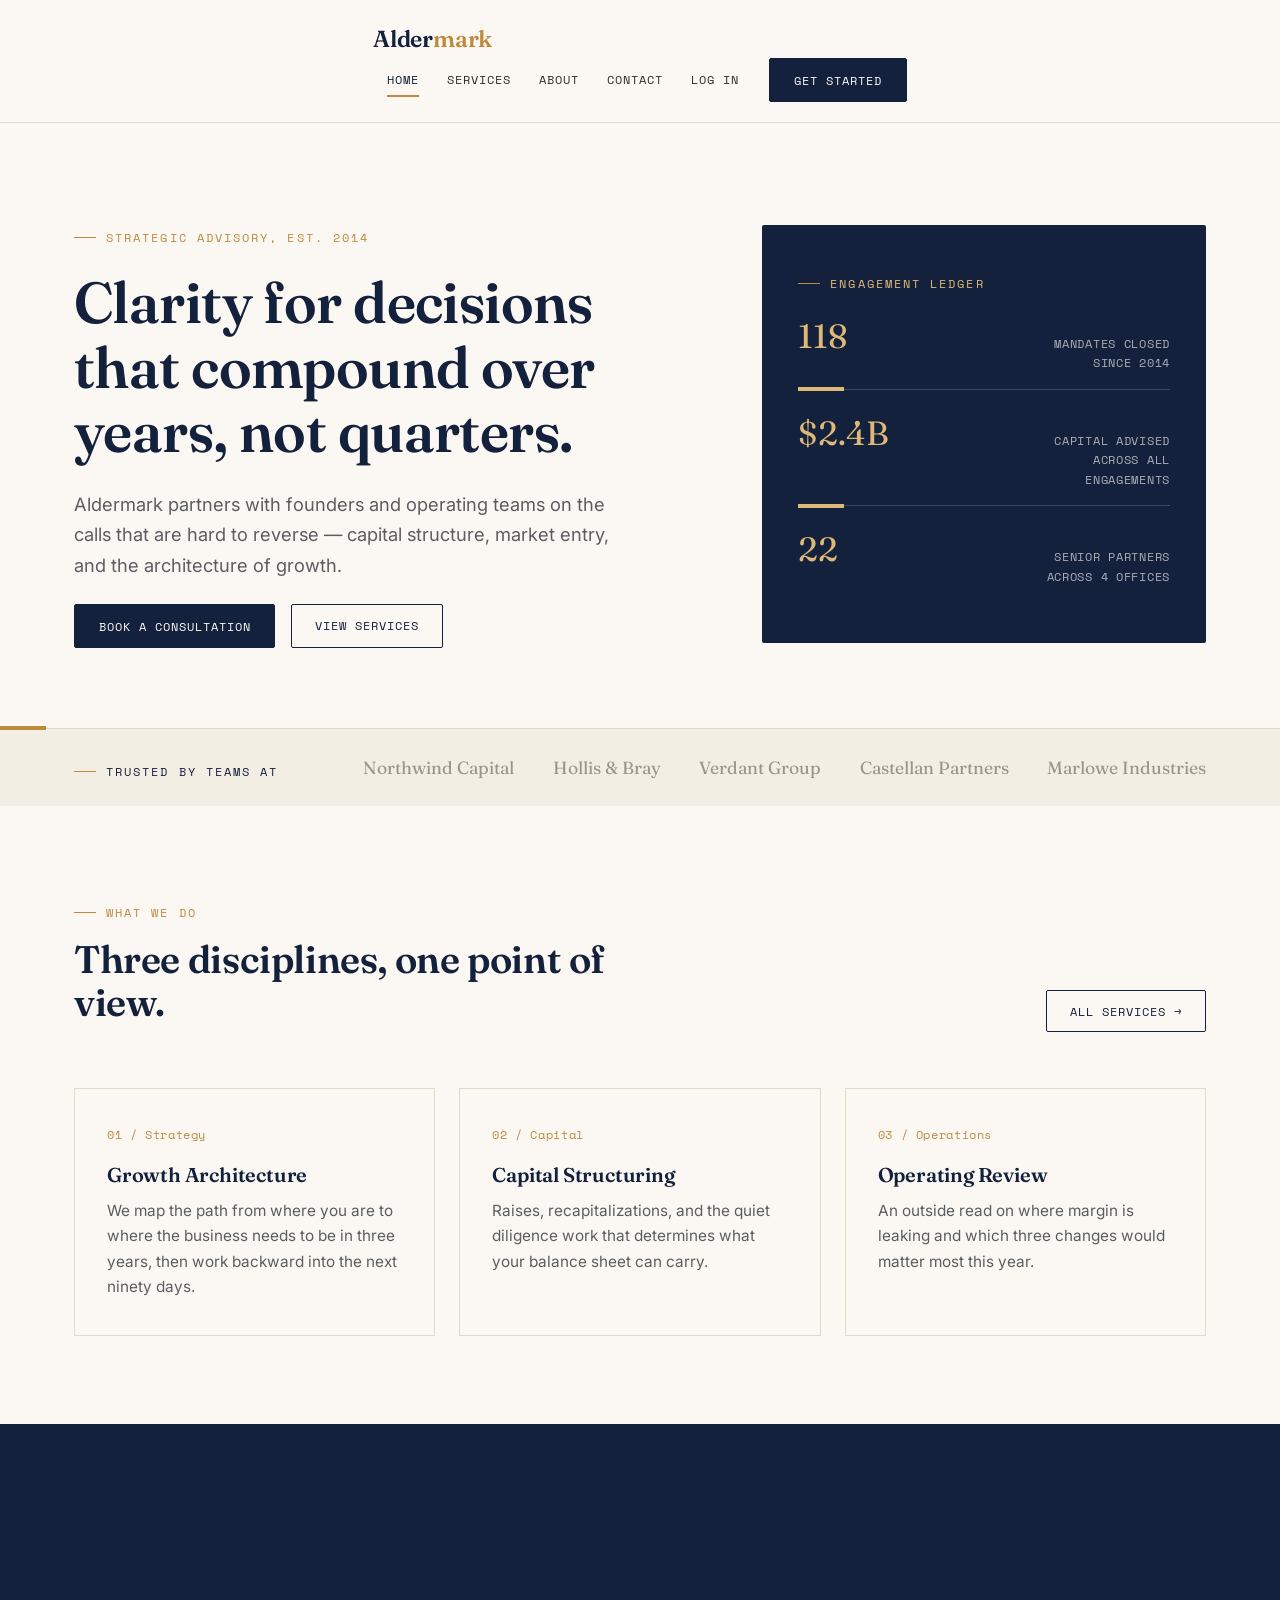
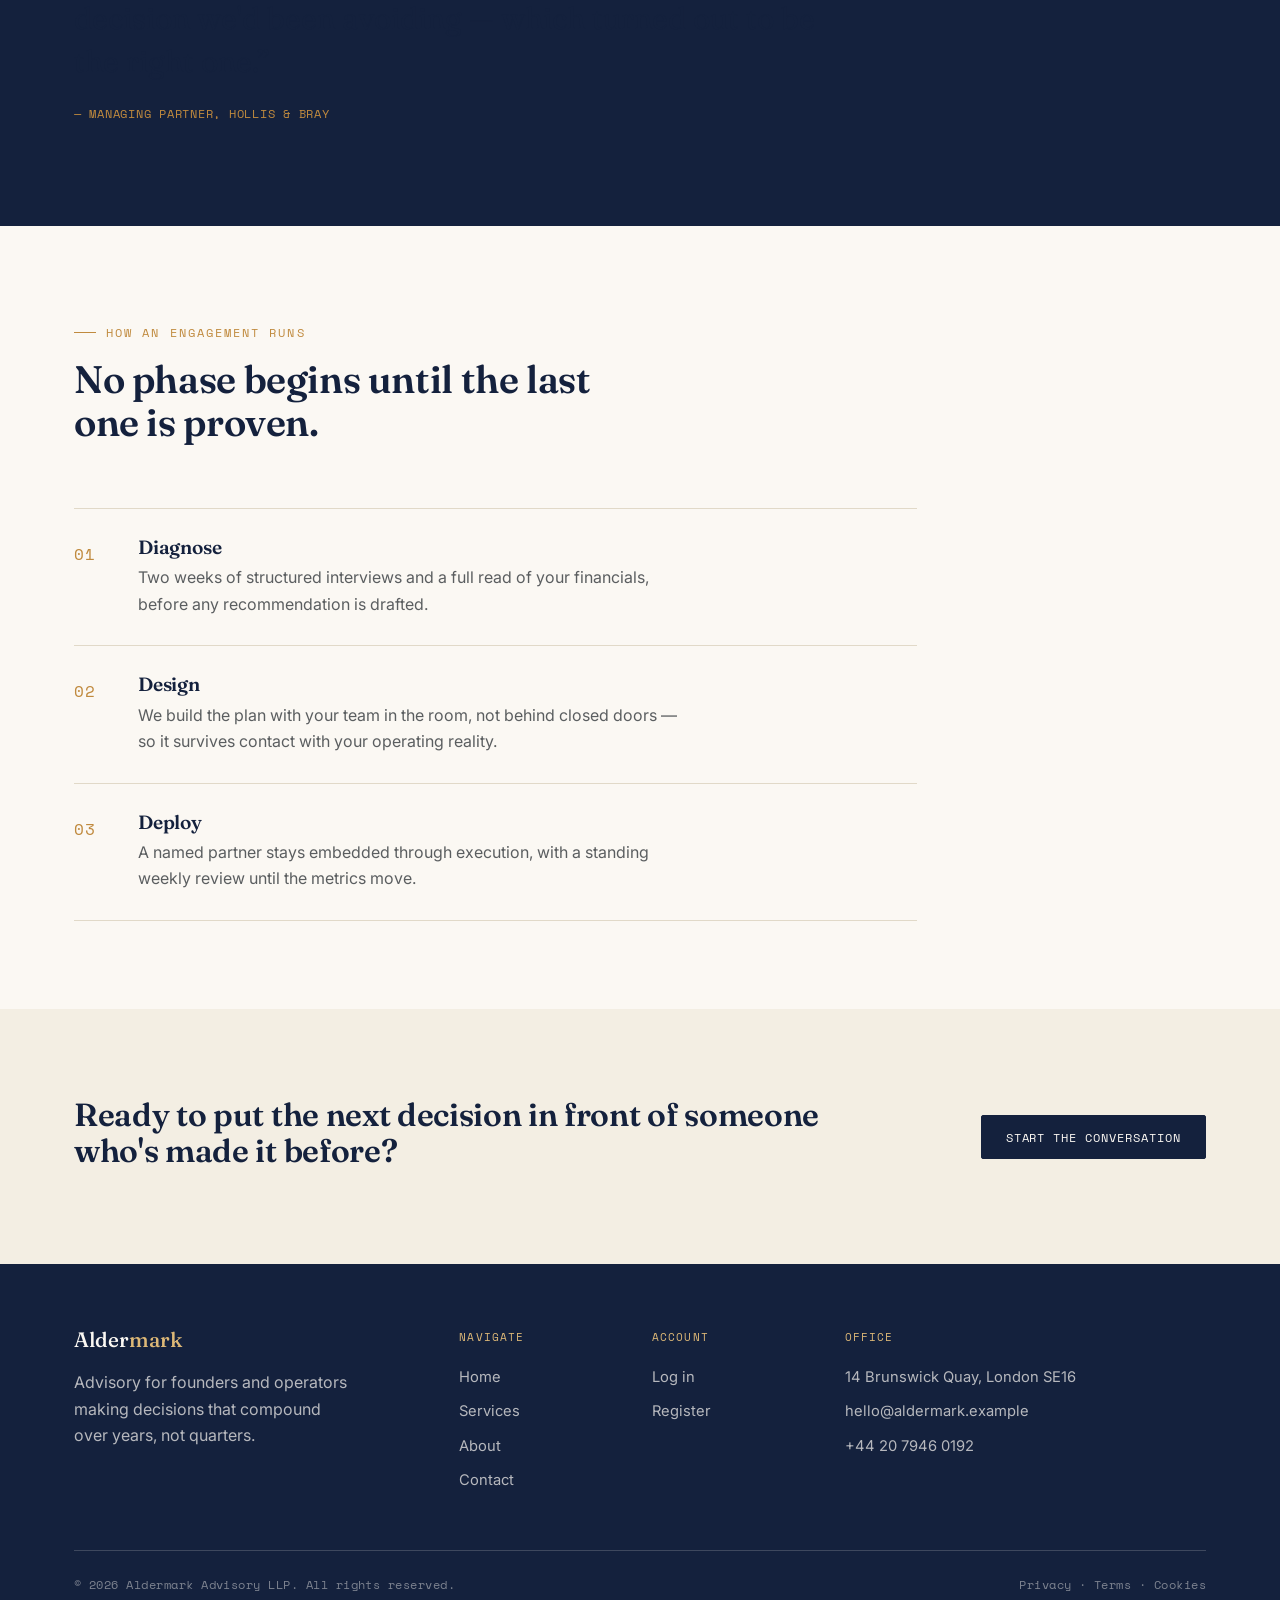
<file: index.html>
<!DOCTYPE html>
<html lang="en">
<head>
<meta charset="UTF-8">
<meta name="viewport" content="width=device-width, initial-scale=1.0">
<title>Aldermark — Advisory for the Long View</title>
<link rel="preconnect" href="https://fonts.googleapis.com">
<link href="https://fonts.googleapis.com/css2?family=Fraunces:opsz,wght@9..144,400;9..144,500;9..144,600;9..144,700&family=Inter:wght@400;500;600&family=Space+Mono:wght@400;700&display=swap" rel="stylesheet">
<link href="https://cdn.jsdelivr.net/npm/bootstrap@5.3.3/dist/css/bootstrap.min.css" rel="stylesheet">
<link href="/style.css" rel="stylesheet">
</head>
<body>

<!-- ============ NAVBAR ============ -->
<nav class="navbar navbar-expand-lg navbar-aldermark sticky-top">
  <div class="container-custom">
    <a class="navbar-brand" href="index.html">Alder<span>mark</span></a>
    <button class="navbar-toggler" type="button" data-bs-toggle="collapse" data-bs-target="#navMenu">
      <span class="navbar-toggler-icon"></span>
    </button>
    <div class="collapse navbar-collapse justify-content-end" id="navMenu">
      <ul class="navbar-nav align-items-lg-center">
        <li class="nav-item"><a class="nav-link active" href="index.html">Home</a></li>
        <li class="nav-item"><a class="nav-link" href="services.html">Services</a></li>
        <li class="nav-item"><a class="nav-link" href="about.html">About</a></li>
        <li class="nav-item"><a class="nav-link" href="contact.html">Contact</a></li>
        <li class="nav-item"><a class="nav-link" href="login.html">Log in</a></li>
        <li class="nav-item ms-lg-3 mt-3 mt-lg-0"><a class="btn-gold" href="register.html">Get Started</a></li>
      </ul>
    </div>
  </div>
</nav>

<!-- ============ HERO ============ -->
<header class="hero">
  <div class="container-custom">
    <div class="row align-items-center g-5">
      <div class="col-lg-7">
        <span class="eyebrow">Strategic Advisory, Est. 2014</span>
        <h1 class="mt-4">Clarity for decisions that compound&nbsp;over years, not quarters.</h1>
        <p class="lede mt-4 mb-4" style="max-width:540px;">Aldermark partners with founders and operating teams on the calls that are hard to reverse — capital structure, market entry, and the architecture of growth.</p>
        <div class="d-flex gap-3 flex-wrap">
          <a href="contact.html" class="btn-gold">Book a Consultation</a>
          <a href="services.html" class="btn-outline-aldermark">View Services</a>
        </div>
      </div>
      <div class="col-lg-5">
        <div class="hero-ledger-card">
          <span class="eyebrow" style="color:var(--gold-soft);">Engagement Ledger</span>
          <div class="stat-row"><span class="num">118</span><span class="label">Mandates closed since 2014</span></div>
          <div class="ledger-rule on-dark"></div>
          <div class="stat-row"><span class="num">$2.4B</span><span class="label">Capital advised across all engagements</span></div>
          <div class="ledger-rule on-dark"></div>
          <div class="stat-row"><span class="num">22</span><span class="label">Senior partners across 4 offices</span></div>
        </div>
      </div>
    </div>
  </div>
</header>

<div class="ledger-rule"></div>

<!-- ============ LOGOS / TRUST STRIP ============ -->
<section class="py-4" style="background:var(--ivory-dim);">
  <div class="container-custom">
    <div class="row align-items-center text-center text-lg-start">
      <div class="col-lg-3 mb-3 mb-lg-0">
        <span class="eyebrow" style="color:var(--ink);">Trusted by teams at</span>
      </div>
      <div class="col-lg-9">
        <div class="d-flex justify-content-between flex-wrap gap-3" style="font-family:var(--font-display);font-size:1.1rem;color:#9A958A;">
          <span>Northwind Capital</span>
          <span>Hollis &amp; Bray</span>
          <span>Verdant Group</span>
          <span>Castellan Partners</span>
          <span>Marlowe Industries</span>
        </div>
      </div>
    </div>
  </div>
</section>

<!-- ============ SERVICES PREVIEW ============ -->
<section class="section">
  <div class="container-custom">
    <div class="row section-head align-items-end">
      <div class="col-lg-7">
        <span class="eyebrow">What We Do</span>
        <h2 class="mt-3">Three disciplines, one point of view.</h2>
      </div>
      <div class="col-lg-5 text-lg-end mt-3 mt-lg-0">
        <a href="services.html" class="btn-outline-aldermark">All Services →</a>
      </div>
    </div>
    <div class="row g-4">
      <div class="col-md-4">
        <div class="card-aldermark">
          <span class="idx">01 / Strategy</span>
          <h3>Growth Architecture</h3>
          <p>We map the path from where you are to where the business needs to be in three years, then work backward into the next ninety days.</p>
        </div>
      </div>
      <div class="col-md-4">
        <div class="card-aldermark">
          <span class="idx">02 / Capital</span>
          <h3>Capital Structuring</h3>
          <p>Raises, recapitalizations, and the quiet diligence work that determines what your balance sheet can carry.</p>
        </div>
      </div>
      <div class="col-md-4">
        <div class="card-aldermark">
          <span class="idx">03 / Operations</span>
          <h3>Operating Review</h3>
          <p>An outside read on where margin is leaking and which three changes would matter most this year.</p>
        </div>
      </div>
    </div>
  </div>
</section>

<!-- ============ QUOTE ============ -->
<section class="section section-dark">
  <div class="container-custom">
    <div class="row">
      <div class="col-lg-9">
        <blockquote class="blockquote-aldermark">
          “Aldermark didn't hand us a deck. They sat with our numbers for six weeks and then told us the one decision we'd been avoiding — which turned out to be the right one.”
          <cite>— Managing Partner, Hollis &amp; Bray</cite>
        </blockquote>
      </div>
    </div>
  </div>
</section>

<!-- ============ PROCESS ============ -->
<section class="section">
  <div class="container-custom">
    <div class="row section-head">
      <div class="col-lg-7">
        <span class="eyebrow">How an Engagement Runs</span>
        <h2 class="mt-3">No phase begins until the last one is proven.</h2>
      </div>
    </div>
    <div class="row">
      <div class="col-lg-9">
        <div class="process-row">
          <span class="idx">01</span>
          <div><h4>Diagnose</h4><p>Two weeks of structured interviews and a full read of your financials, before any recommendation is drafted.</p></div>
        </div>
        <div class="process-row">
          <span class="idx">02</span>
          <div><h4>Design</h4><p>We build the plan with your team in the room, not behind closed doors — so it survives contact with your operating reality.</p></div>
        </div>
        <div class="process-row">
          <span class="idx">03</span>
          <div><h4>Deploy</h4><p>A named partner stays embedded through execution, with a standing weekly review until the metrics move.</p></div>
        </div>
      </div>
    </div>
  </div>
</section>

<!-- ============ CTA ============ -->
<section class="section section-dim">
  <div class="container-custom">
    <div class="row align-items-center g-4">
      <div class="col-lg-8">
        <h2>Ready to put the next decision in front of someone who's made it before?</h2>
      </div>
      <div class="col-lg-4 text-lg-end">
        <a href="contact.html" class="btn-gold">Start the Conversation</a>
      </div>
    </div>
  </div>
</section>

<!-- ============ FOOTER ============ -->
<footer class="footer-aldermark">
  <div class="container-custom">
    <div class="row g-4">
      <div class="col-lg-4">
        <h5>Alder<span style="color:var(--gold-soft);">mark</span></h5>
        <p style="max-width:280px;">Advisory for founders and operators making decisions that compound over years, not quarters.</p>
      </div>
      <div class="col-lg-2 col-6">
        <span class="col-label">Navigate</span>
        <ul>
          <li><a href="index.html">Home</a></li>
          <li><a href="services.html">Services</a></li>
          <li><a href="about.html">About</a></li>
          <li><a href="contact.html">Contact</a></li>
        </ul>
      </div>
      <div class="col-lg-2 col-6">
        <span class="col-label">Account</span>
        <ul>
          <li><a href="login.html">Log in</a></li>
          <li><a href="register.html">Register</a></li>
        </ul>
      </div>
      <div class="col-lg-4">
        <span class="col-label">Office</span>
        <ul>
          <li>14 Brunswick Quay, London SE16</li>
          <li>hello@aldermark.example</li>
          <li>+44 20 7946 0192</li>
        </ul>
      </div>
    </div>
    <div class="footer-bottom">
      <span>© 2026 Aldermark Advisory LLP. All rights reserved.</span>
      <span>Privacy · Terms · Cookies</span>
    </div>
  </div>
</footer>

<script src="https://cdn.jsdelivr.net/npm/bootstrap@5.3.3/dist/js/bootstrap.bundle.min.js"></script>
</body>
</html>
</file>
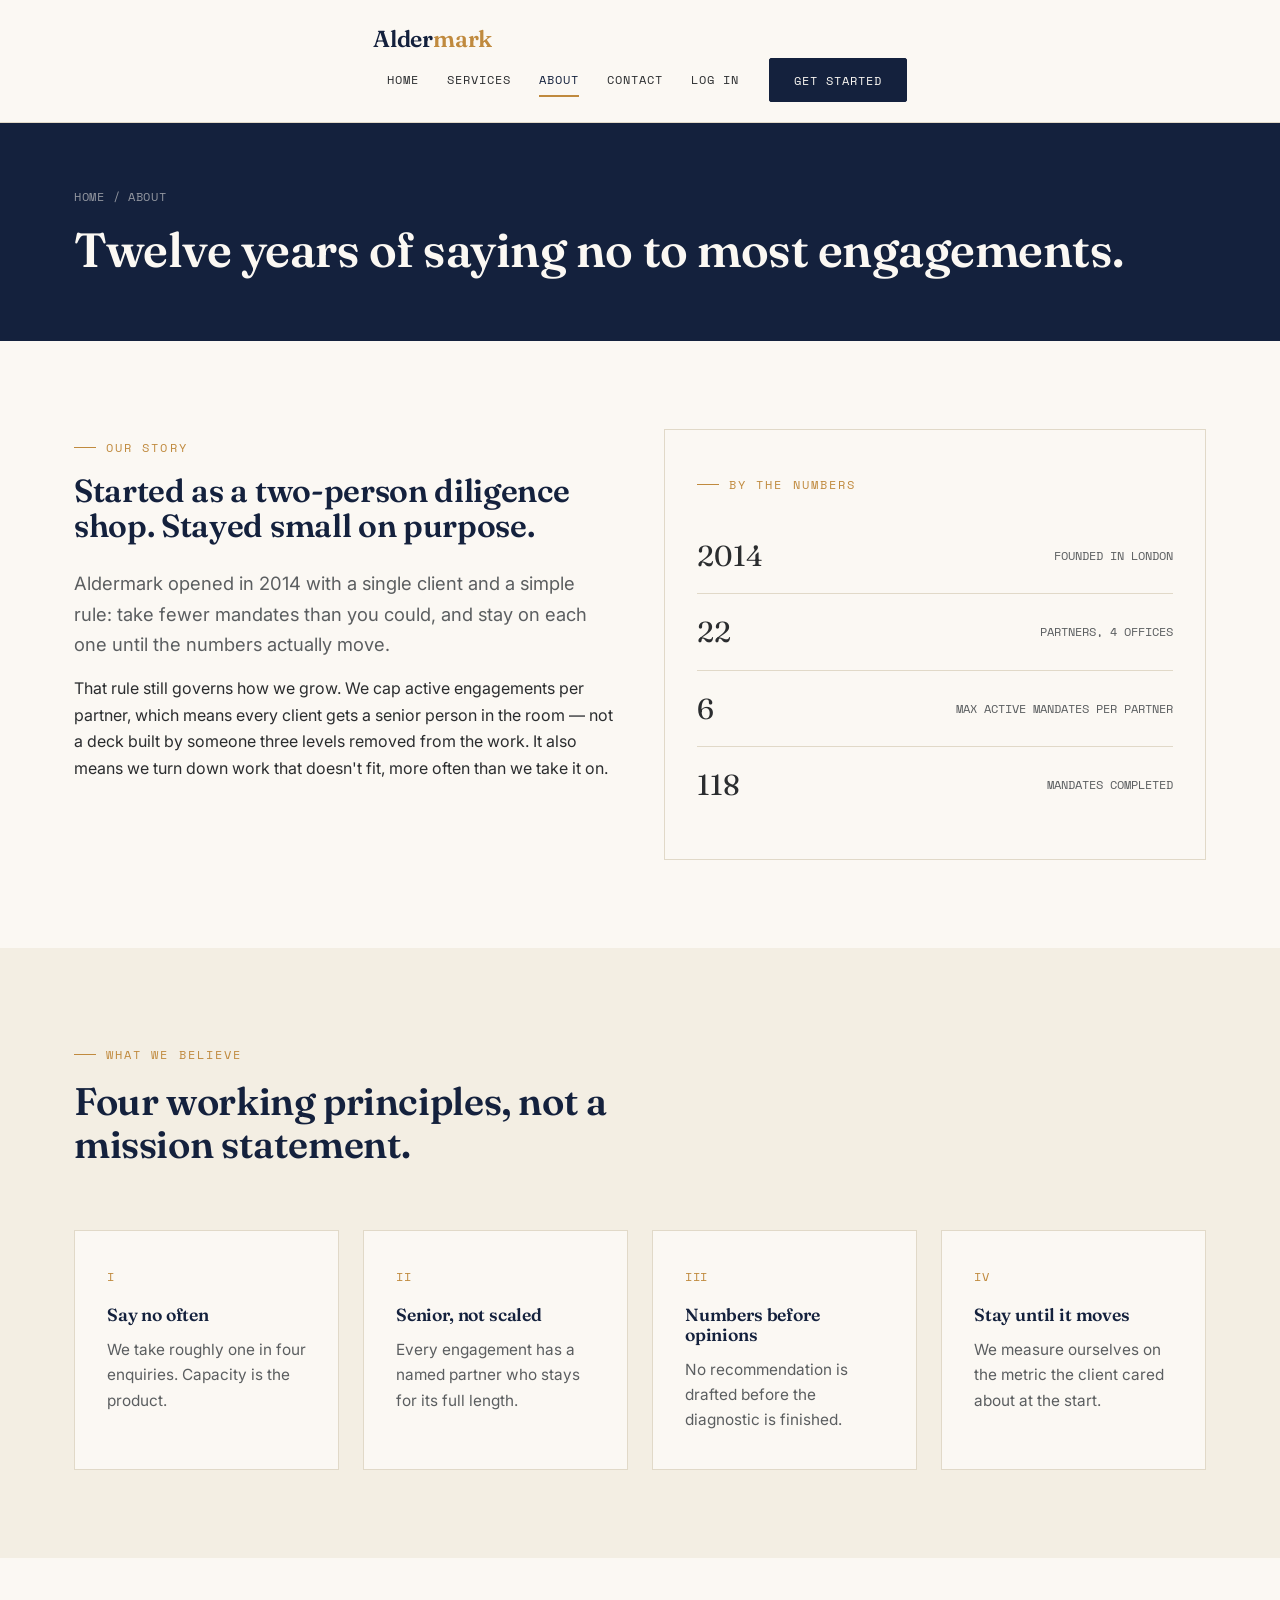
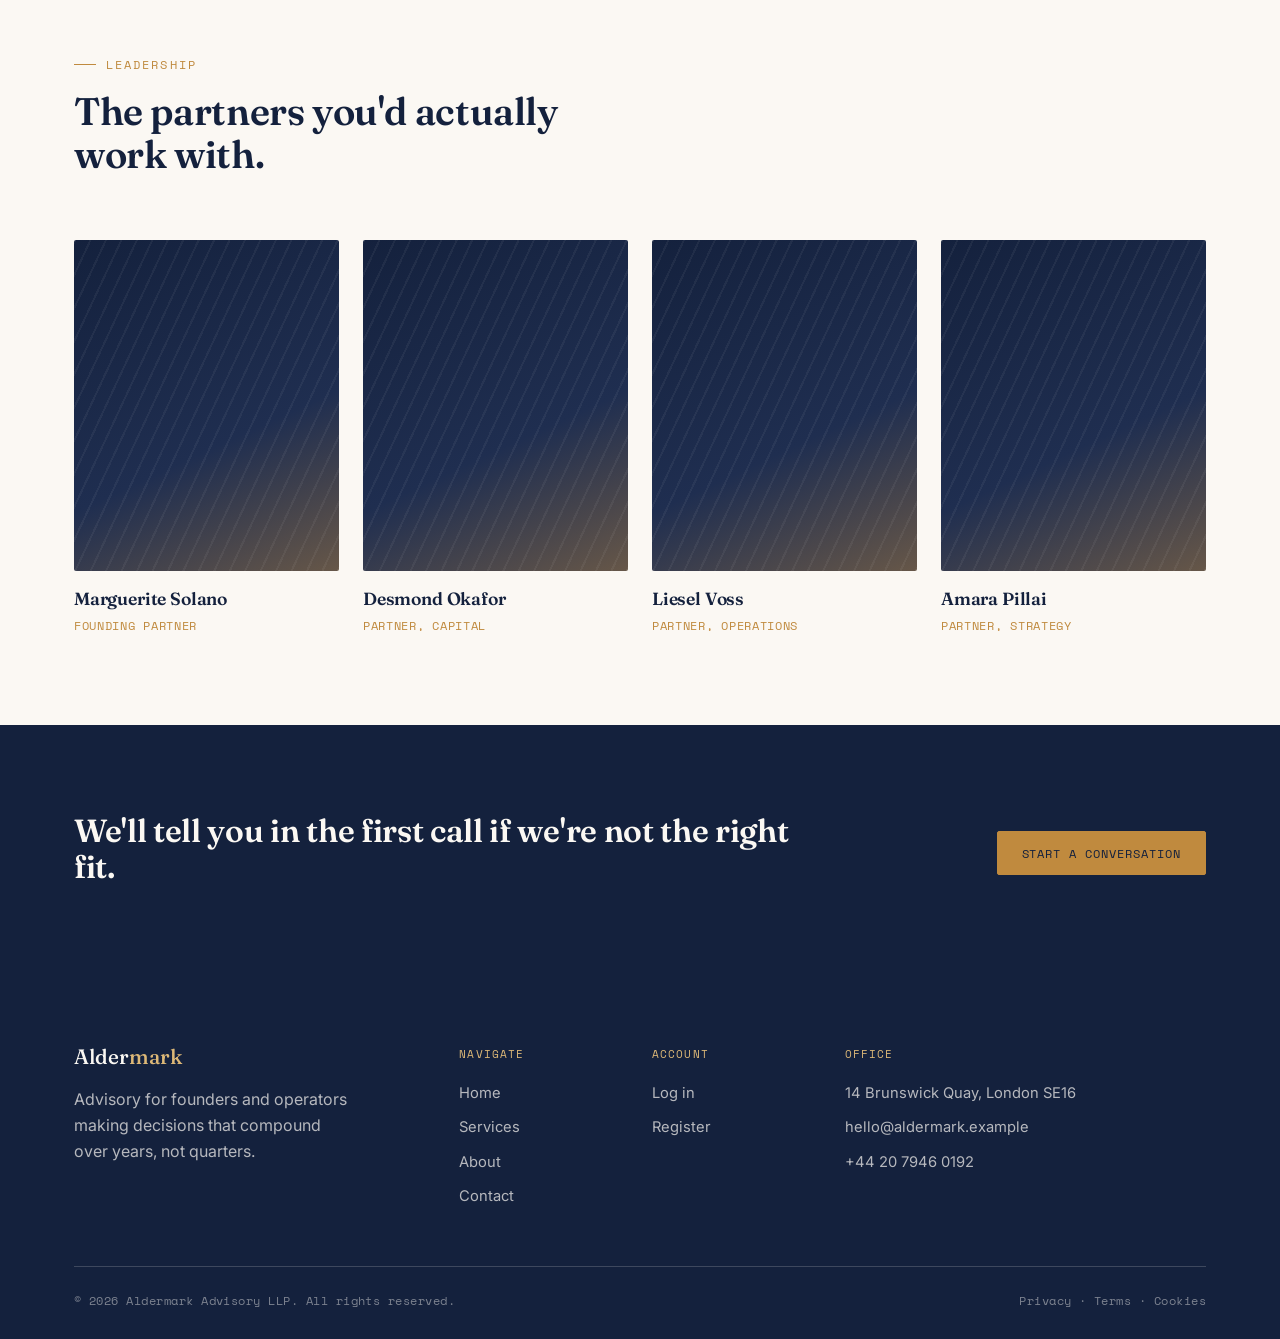
<file: about.html>
<!DOCTYPE html>
<html lang="en">
<head>
<meta charset="UTF-8">
<meta name="viewport" content="width=device-width, initial-scale=1.0">
<title>About — Aldermark</title>
<link rel="preconnect" href="https://fonts.googleapis.com">
<link href="https://fonts.googleapis.com/css2?family=Fraunces:opsz,wght@9..144,400;9..144,500;9..144,600;9..144,700&family=Inter:wght@400;500;600&family=Space+Mono:wght@400;700&display=swap" rel="stylesheet">
<link href="https://cdn.jsdelivr.net/npm/bootstrap@5.3.3/dist/css/bootstrap.min.css" rel="stylesheet">
<link href="/style.css" rel="stylesheet">
</head>
<body>

<nav class="navbar navbar-expand-lg navbar-aldermark sticky-top">
  <div class="container-custom">
    <a class="navbar-brand" href="index.html">Alder<span>mark</span></a>
    <button class="navbar-toggler" type="button" data-bs-toggle="collapse" data-bs-target="#navMenu">
      <span class="navbar-toggler-icon"></span>
    </button>
    <div class="collapse navbar-collapse justify-content-end" id="navMenu">
      <ul class="navbar-nav align-items-lg-center">
        <li class="nav-item"><a class="nav-link" href="index.html">Home</a></li>
        <li class="nav-item"><a class="nav-link" href="services.html">Services</a></li>
        <li class="nav-item"><a class="nav-link active" href="about.html">About</a></li>
        <li class="nav-item"><a class="nav-link" href="contact.html">Contact</a></li>
        <li class="nav-item"><a class="nav-link" href="login.html">Log in</a></li>
        <li class="nav-item ms-lg-3 mt-3 mt-lg-0"><a class="btn-gold" href="register.html">Get Started</a></li>
      </ul>
    </div>
  </div>
</nav>

<header class="page-header">
  <div class="container-custom">
    <p class="breadcrumb-aldermark mb-3"><a href="index.html">Home</a> / About</p>
    <h1>Twelve years of saying no to most engagements.</h1>
  </div>
</header>

<section class="section">
  <div class="container-custom">
    <div class="row g-5">
      <div class="col-lg-6">
        <span class="eyebrow">Our Story</span>
        <h2 class="mt-3 mb-4">Started as a two-person diligence shop. Stayed small on purpose.</h2>
        <p class="lede">Aldermark opened in 2014 with a single client and a simple rule: take fewer mandates than you could, and stay on each one until the numbers actually move.</p>
        <p>That rule still governs how we grow. We cap active engagements per partner, which means every client gets a senior person in the room — not a deck built by someone three levels removed from the work. It also means we turn down work that doesn't fit, more often than we take it on.</p>
      </div>
      <div class="col-lg-6">
        <div class="card-aldermark h-100">
          <span class="eyebrow">By the Numbers</span>
          <div class="mt-4">
            <div class="stat-row" style="display:flex;justify-content:space-between;padding:14px 0;border-bottom:1px solid var(--line);">
              <span style="font-family:var(--font-display);font-size:1.8rem;">2014</span>
              <span style="font-family:var(--font-mono);font-size:0.74rem;text-transform:uppercase;color:#5B5E60;align-self:center;">Founded in London</span>
            </div>
            <div class="stat-row" style="display:flex;justify-content:space-between;padding:14px 0;border-bottom:1px solid var(--line);">
              <span style="font-family:var(--font-display);font-size:1.8rem;">22</span>
              <span style="font-family:var(--font-mono);font-size:0.74rem;text-transform:uppercase;color:#5B5E60;align-self:center;">Partners, 4 offices</span>
            </div>
            <div class="stat-row" style="display:flex;justify-content:space-between;padding:14px 0;border-bottom:1px solid var(--line);">
              <span style="font-family:var(--font-display);font-size:1.8rem;">6</span>
              <span style="font-family:var(--font-mono);font-size:0.74rem;text-transform:uppercase;color:#5B5E60;align-self:center;">Max active mandates per partner</span>
            </div>
            <div class="stat-row" style="display:flex;justify-content:space-between;padding:14px 0;">
              <span style="font-family:var(--font-display);font-size:1.8rem;">118</span>
              <span style="font-family:var(--font-mono);font-size:0.74rem;text-transform:uppercase;color:#5B5E60;align-self:center;">Mandates completed</span>
            </div>
          </div>
        </div>
      </div>
    </div>
  </div>
</section>

<section class="section section-dim">
  <div class="container-custom">
    <div class="row section-head">
      <div class="col-lg-7">
        <span class="eyebrow">What We Believe</span>
        <h2 class="mt-3">Four working principles, not a mission statement.</h2>
      </div>
    </div>
    <div class="row g-4">
      <div class="col-md-6 col-lg-3">
        <div class="card-aldermark">
          <span class="idx">I</span>
          <h3 style="font-size:1.1rem;">Say no often</h3>
          <p>We take roughly one in four enquiries. Capacity is the product.</p>
        </div>
      </div>
      <div class="col-md-6 col-lg-3">
        <div class="card-aldermark">
          <span class="idx">II</span>
          <h3 style="font-size:1.1rem;">Senior, not scaled</h3>
          <p>Every engagement has a named partner who stays for its full length.</p>
        </div>
      </div>
      <div class="col-md-6 col-lg-3">
        <div class="card-aldermark">
          <span class="idx">III</span>
          <h3 style="font-size:1.1rem;">Numbers before opinions</h3>
          <p>No recommendation is drafted before the diagnostic is finished.</p>
        </div>
      </div>
      <div class="col-md-6 col-lg-3">
        <div class="card-aldermark">
          <span class="idx">IV</span>
          <h3 style="font-size:1.1rem;">Stay until it moves</h3>
          <p>We measure ourselves on the metric the client cared about at the start.</p>
        </div>
      </div>
    </div>
  </div>
</section>

<section class="section">
  <div class="container-custom">
    <div class="row section-head">
      <div class="col-lg-7">
        <span class="eyebrow">Leadership</span>
        <h2 class="mt-3">The partners you'd actually work with.</h2>
      </div>
    </div>
    <div class="row g-4">
      <div class="col-md-6 col-lg-3">
        <div class="team-card">
          <div class="photo"></div>
          <h4>Marguerite Solano</h4>
          <span class="role">Founding Partner</span>
        </div>
      </div>
      <div class="col-md-6 col-lg-3">
        <div class="team-card">
          <div class="photo"></div>
          <h4>Desmond Okafor</h4>
          <span class="role">Partner, Capital</span>
        </div>
      </div>
      <div class="col-md-6 col-lg-3">
        <div class="team-card">
          <div class="photo"></div>
          <h4>Liesel Voss</h4>
          <span class="role">Partner, Operations</span>
        </div>
      </div>
      <div class="col-md-6 col-lg-3">
        <div class="team-card">
          <div class="photo"></div>
          <h4>Amara Pillai</h4>
          <span class="role">Partner, Strategy</span>
        </div>
      </div>
    </div>
  </div>
</section>

<section class="section section-dark">
  <div class="container-custom">
    <div class="row align-items-center g-4">
      <div class="col-lg-8">
        <h2>We'll tell you in the first call if we're not the right fit.</h2>
      </div>
      <div class="col-lg-4 text-lg-end">
        <a href="contact.html" class="btn-gold-on-dark">Start a Conversation</a>
      </div>
    </div>
  </div>
</section>

<footer class="footer-aldermark">
  <div class="container-custom">
    <div class="row g-4">
      <div class="col-lg-4">
        <h5>Alder<span style="color:var(--gold-soft);">mark</span></h5>
        <p style="max-width:280px;">Advisory for founders and operators making decisions that compound over years, not quarters.</p>
      </div>
      <div class="col-lg-2 col-6">
        <span class="col-label">Navigate</span>
        <ul>
          <li><a href="index.html">Home</a></li>
          <li><a href="services.html">Services</a></li>
          <li><a href="about.html">About</a></li>
          <li><a href="contact.html">Contact</a></li>
        </ul>
      </div>
      <div class="col-lg-2 col-6">
        <span class="col-label">Account</span>
        <ul>
          <li><a href="login.html">Log in</a></li>
          <li><a href="register.html">Register</a></li>
        </ul>
      </div>
      <div class="col-lg-4">
        <span class="col-label">Office</span>
        <ul>
          <li>14 Brunswick Quay, London SE16</li>
          <li>hello@aldermark.example</li>
          <li>+44 20 7946 0192</li>
        </ul>
      </div>
    </div>
    <div class="footer-bottom">
      <span>© 2026 Aldermark Advisory LLP. All rights reserved.</span>
      <span>Privacy · Terms · Cookies</span>
    </div>
  </div>
</footer>

<script src="https://cdn.jsdelivr.net/npm/bootstrap@5.3.3/dist/js/bootstrap.bundle.min.js"></script>
</body>
</html>
</file>
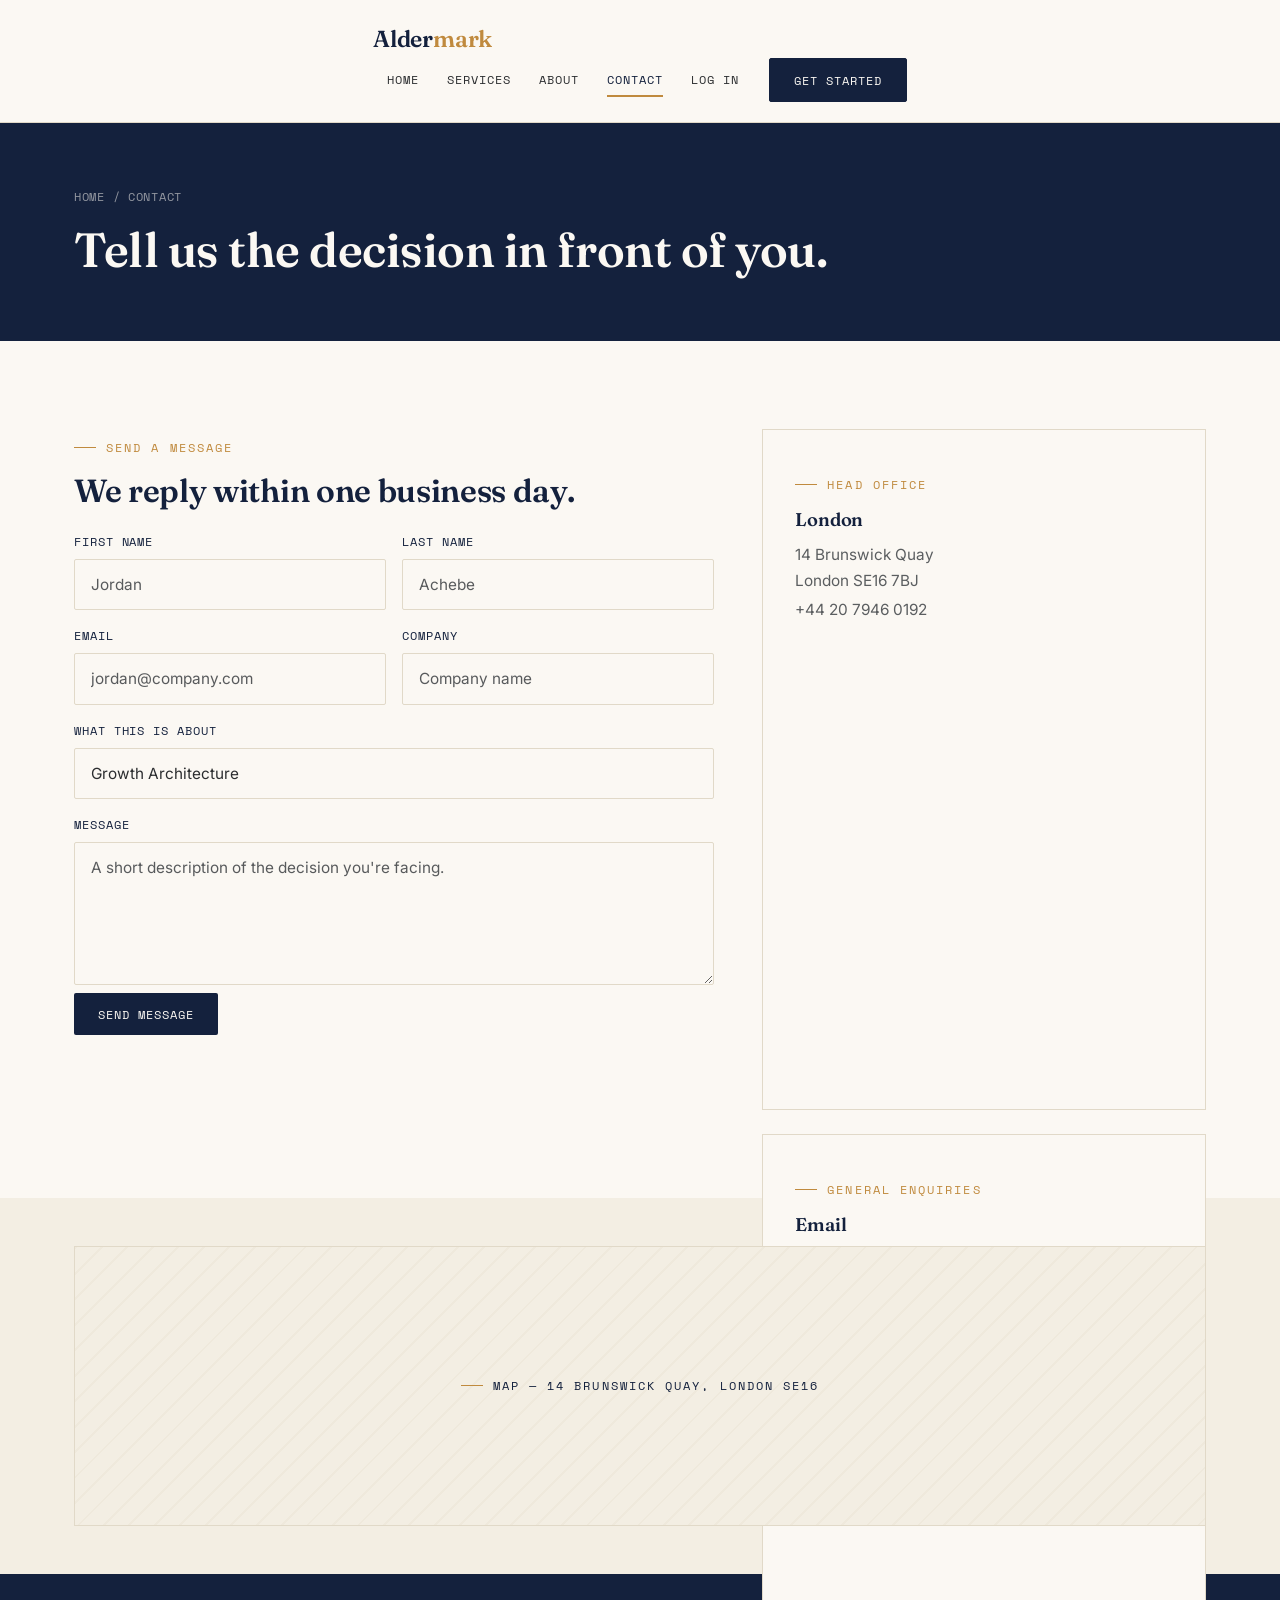
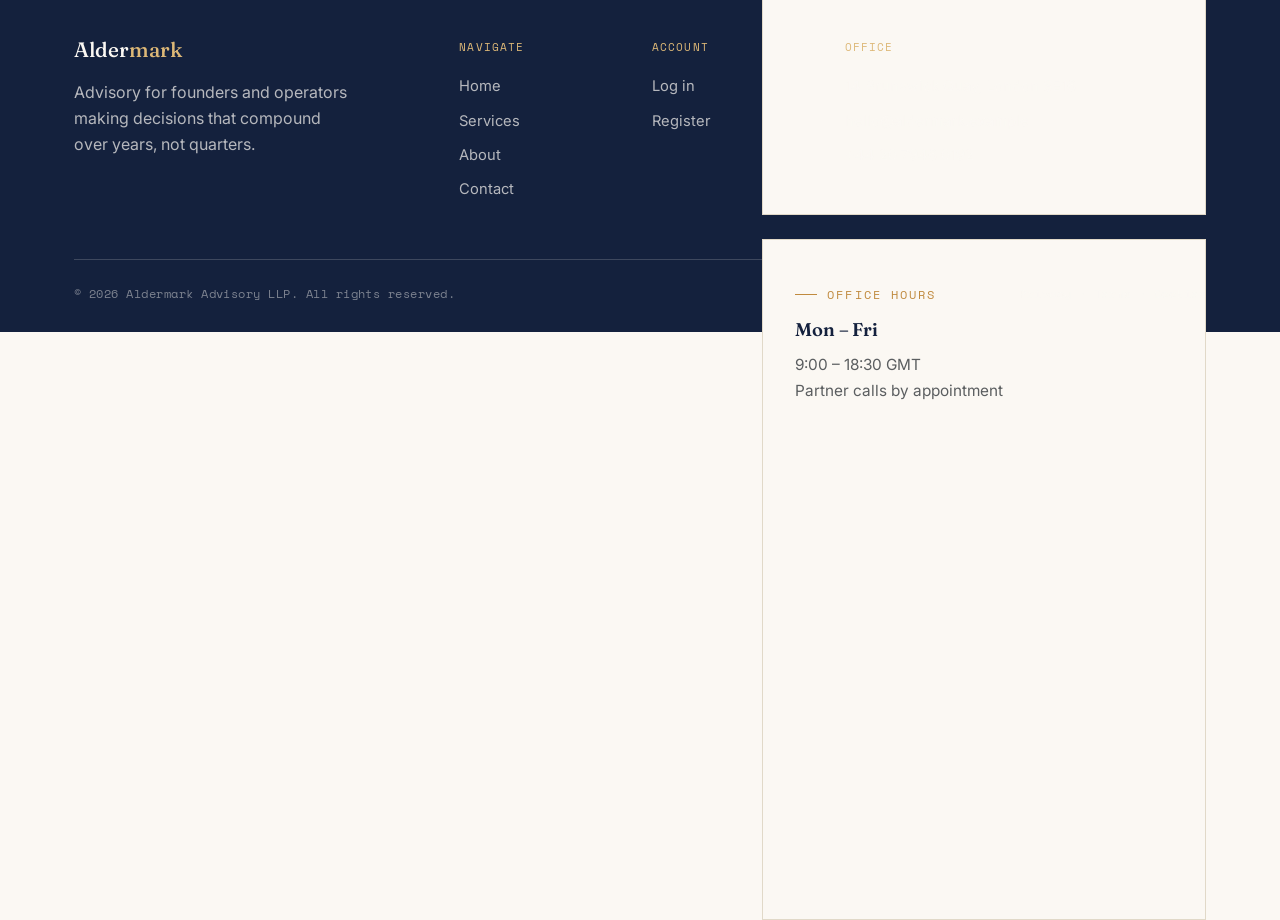
<file: contact.html>
<!DOCTYPE html>
<html lang="en">
<head>
<meta charset="UTF-8">
<meta name="viewport" content="width=device-width, initial-scale=1.0">
<title>Contact — Aldermark</title>
<link rel="preconnect" href="https://fonts.googleapis.com">
<link href="https://fonts.googleapis.com/css2?family=Fraunces:opsz,wght@9..144,400;9..144,500;9..144,600;9..144,700&family=Inter:wght@400;500;600&family=Space+Mono:wght@400;700&display=swap" rel="stylesheet">
<link href="https://cdn.jsdelivr.net/npm/bootstrap@5.3.3/dist/css/bootstrap.min.css" rel="stylesheet">
<link href="/style.css" rel="stylesheet">
</head>
<body>

<nav class="navbar navbar-expand-lg navbar-aldermark sticky-top">
  <div class="container-custom">
    <a class="navbar-brand" href="index.html">Alder<span>mark</span></a>
    <button class="navbar-toggler" type="button" data-bs-toggle="collapse" data-bs-target="#navMenu">
      <span class="navbar-toggler-icon"></span>
    </button>
    <div class="collapse navbar-collapse justify-content-end" id="navMenu">
      <ul class="navbar-nav align-items-lg-center">
        <li class="nav-item"><a class="nav-link" href="index.html">Home</a></li>
        <li class="nav-item"><a class="nav-link" href="services.html">Services</a></li>
        <li class="nav-item"><a class="nav-link" href="about.html">About</a></li>
        <li class="nav-item"><a class="nav-link active" href="contact.html">Contact</a></li>
        <li class="nav-item"><a class="nav-link" href="login.html">Log in</a></li>
        <li class="nav-item ms-lg-3 mt-3 mt-lg-0"><a class="btn-gold" href="register.html">Get Started</a></li>
      </ul>
    </div>
  </div>
</nav>

<header class="page-header">
  <div class="container-custom">
    <p class="breadcrumb-aldermark mb-3"><a href="index.html">Home</a> / Contact</p>
    <h1>Tell us the decision in front of you.</h1>
  </div>
</header>

<section class="section">
  <div class="container-custom">
    <div class="row g-5">
      <div class="col-lg-7">
        <span class="eyebrow">Send a Message</span>
        <h2 class="mt-3 mb-4">We reply within one business day.</h2>
        <form class="form-aldermark" novalidate>
          <div class="row g-3">
            <div class="col-md-6">
              <label for="firstName">First Name</label>
              <input type="text" class="form-control" id="firstName" placeholder="Jordan" required>
            </div>
            <div class="col-md-6">
              <label for="lastName">Last Name</label>
              <input type="text" class="form-control" id="lastName" placeholder="Achebe" required>
            </div>
            <div class="col-md-6">
              <label for="email">Email</label>
              <input type="email" class="form-control" id="email" placeholder="jordan@company.com" required>
            </div>
            <div class="col-md-6">
              <label for="company">Company</label>
              <input type="text" class="form-control" id="company" placeholder="Company name">
            </div>
            <div class="col-12">
              <label for="topic">What this is about</label>
              <select class="form-select" id="topic">
                <option selected>Growth Architecture</option>
                <option>Capital Structuring</option>
                <option>Operating Review</option>
                <option>Market Entry</option>
                <option>M&amp;A Diligence</option>
                <option>Board Advisory</option>
                <option>Something else</option>
              </select>
            </div>
            <div class="col-12">
              <label for="message">Message</label>
              <textarea class="form-control" id="message" rows="5" placeholder="A short description of the decision you're facing."></textarea>
            </div>
            <div class="col-12 mt-2">
              <button type="submit" class="btn-gold border-0">Send Message</button>
            </div>
          </div>
        </form>
      </div>
      <div class="col-lg-5">
        <div class="card-aldermark mb-4">
          <span class="eyebrow">Head Office</span>
          <h3 class="mt-3" style="font-size:1.15rem;">London</h3>
          <p class="mb-1">14 Brunswick Quay<br>London SE16 7BJ</p>
          <p class="mb-0">+44 20 7946 0192</p>
        </div>
        <div class="card-aldermark mb-4">
          <span class="eyebrow">General Enquiries</span>
          <h3 class="mt-3" style="font-size:1.15rem;">Email</h3>
          <p class="mb-0">hello@aldermark.example<br>press@aldermark.example</p>
        </div>
        <div class="card-aldermark">
          <span class="eyebrow">Office Hours</span>
          <h3 class="mt-3" style="font-size:1.15rem;">Mon – Fri</h3>
          <p class="mb-0">9:00 – 18:30 GMT<br>Partner calls by appointment</p>
        </div>
      </div>
    </div>
  </div>
</section>

<section class="section-dim py-5">
  <div class="container-custom">
    <div class="row">
      <div class="col-12">
        <div style="border:1px solid var(--line); height:280px; display:flex; align-items:center; justify-content:center; background:repeating-linear-gradient(135deg, #EFE9DC 0 2px, var(--ivory-dim) 2px 18px);">
          <span class="eyebrow" style="color:var(--ink);">Map — 14 Brunswick Quay, London SE16</span>
        </div>
      </div>
    </div>
  </div>
</section>

<footer class="footer-aldermark">
  <div class="container-custom">
    <div class="row g-4">
      <div class="col-lg-4">
        <h5>Alder<span style="color:var(--gold-soft);">mark</span></h5>
        <p style="max-width:280px;">Advisory for founders and operators making decisions that compound over years, not quarters.</p>
      </div>
      <div class="col-lg-2 col-6">
        <span class="col-label">Navigate</span>
        <ul>
          <li><a href="index.html">Home</a></li>
          <li><a href="services.html">Services</a></li>
          <li><a href="about.html">About</a></li>
          <li><a href="contact.html">Contact</a></li>
        </ul>
      </div>
      <div class="col-lg-2 col-6">
        <span class="col-label">Account</span>
        <ul>
          <li><a href="login.html">Log in</a></li>
          <li><a href="register.html">Register</a></li>
        </ul>
      </div>
      <div class="col-lg-4">
        <span class="col-label">Office</span>
        <ul>
          <li>14 Brunswick Quay, London SE16</li>
          <li>hello@aldermark.example</li>
          <li>+44 20 7946 0192</li>
        </ul>
      </div>
    </div>
    <div class="footer-bottom">
      <span>© 2026 Aldermark Advisory LLP. All rights reserved.</span>
      <span>Privacy · Terms · Cookies</span>
    </div>
  </div>
</footer>

<script src="https://cdn.jsdelivr.net/npm/bootstrap@5.3.3/dist/js/bootstrap.bundle.min.js"></script>
</body>
</html>
</file>
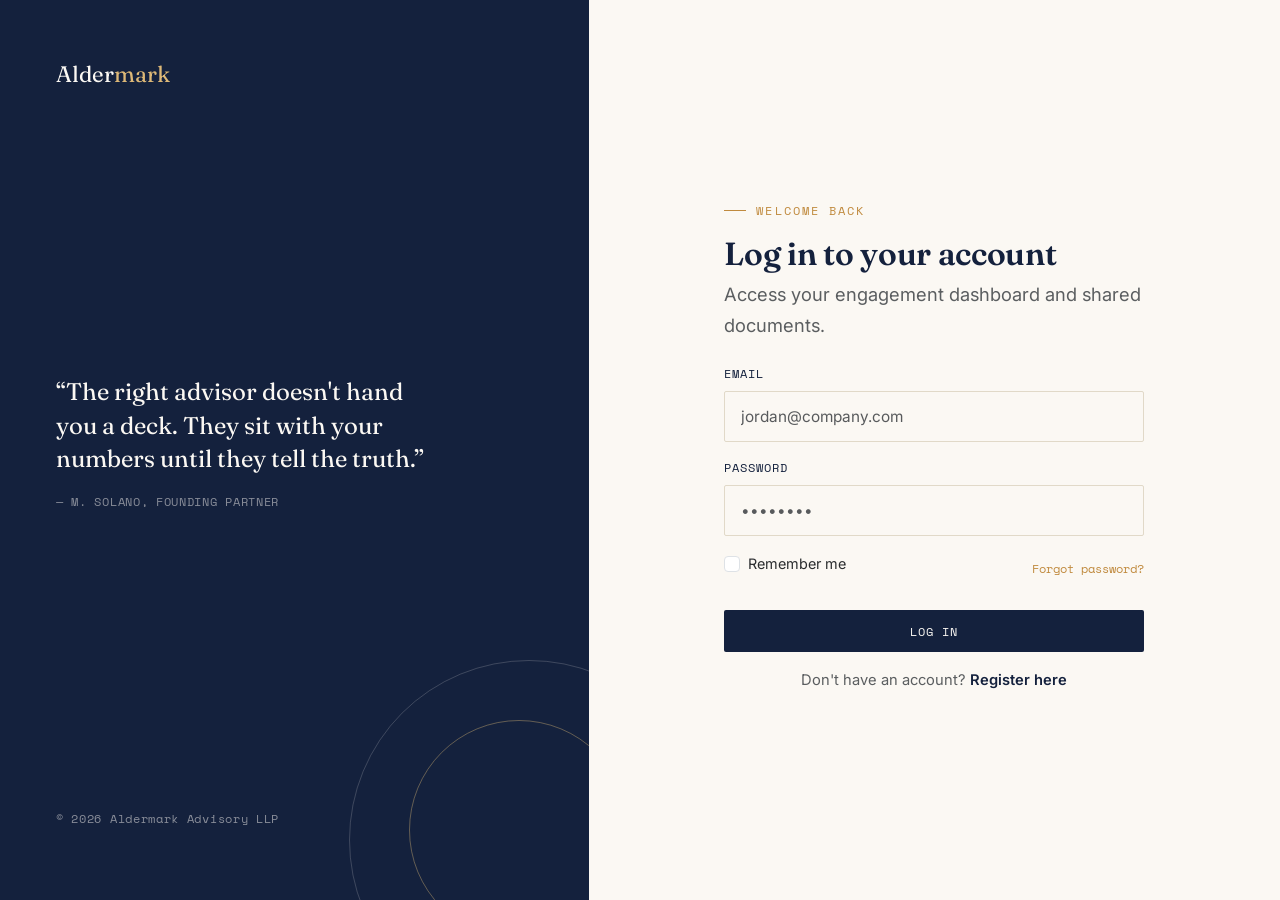
<file: login.html>
<!DOCTYPE html>
<html lang="en">
<head>
<meta charset="UTF-8">
<meta name="viewport" content="width=device-width, initial-scale=1.0">
<title>Log In — Aldermark</title>
<link rel="preconnect" href="https://fonts.googleapis.com">
<link href="https://fonts.googleapis.com/css2?family=Fraunces:opsz,wght@9..144,400;9..144,500;9..144,600;9..144,700&family=Inter:wght@400;500;600&family=Space+Mono:wght@400;700&display=swap" rel="stylesheet">
<link href="https://cdn.jsdelivr.net/npm/bootstrap@5.3.3/dist/css/bootstrap.min.css" rel="stylesheet">
<link href="/style.css" rel="stylesheet">
</head>
<body>

<div class="auth-wrap">

  <!-- LEFT — brand panel -->
  <div class="auth-side">
    <div class="auth-brand">Alder<span>mark</span></div>
    <div>
      <p class="auth-quote">“The right advisor doesn't hand you a deck. They sit with your numbers until they tell the truth.”</p>
      <p class="auth-meta mt-3">— M. SOLANO, FOUNDING PARTNER</p>
    </div>
    <p class="auth-meta">© 2026 Aldermark Advisory LLP</p>
  </div>

  <!-- RIGHT — form -->
  <div class="auth-form-col">
    <div class="auth-form-card">
      <a href="index.html" class="d-lg-none d-inline-block mb-4" style="font-family:var(--font-display);font-size:1.4rem;color:var(--ink);">Alder<span style="color:var(--gold);">mark</span></a>
      <span class="eyebrow">Welcome Back</span>
      <h2 class="mt-3 mb-2">Log in to your account</h2>
      <p class="lede mb-4">Access your engagement dashboard and shared documents.</p>

      <form class="form-aldermark" novalidate>
        <div class="mb-3">
          <label for="loginEmail">Email</label>
          <input type="email" class="form-control" id="loginEmail" placeholder="jordan@company.com" required>
        </div>
        <div class="mb-3">
          <label for="loginPassword">Password</label>
          <input type="password" class="form-control" id="loginPassword" placeholder="••••••••" required>
        </div>
        <div class="d-flex justify-content-between align-items-center mb-4">
          <div class="form-check">
            <input class="form-check-input" type="checkbox" id="remember">
            <label class="form-check-label" for="remember" style="font-family:var(--font-body);font-size:0.9rem;text-transform:none;letter-spacing:0;color:var(--charcoal);">Remember me</label>
          </div>
          <a href="#" style="font-family:var(--font-mono);font-size:0.78rem;color:var(--gold);">Forgot password?</a>
        </div>
        <button type="submit" class="btn-gold border-0 w-100 mb-3">Log In</button>
        <p class="text-center" style="font-size:0.92rem;color:#5B5E60;">Don't have an account? <a href="register.html" style="color:var(--ink);font-weight:600;">Register here</a></p>
      </form>
    </div>
  </div>

</div>

<script src="https://cdn.jsdelivr.net/npm/bootstrap@5.3.3/dist/js/bootstrap.bundle.min.js"></script>
</body>
</html>
</file>
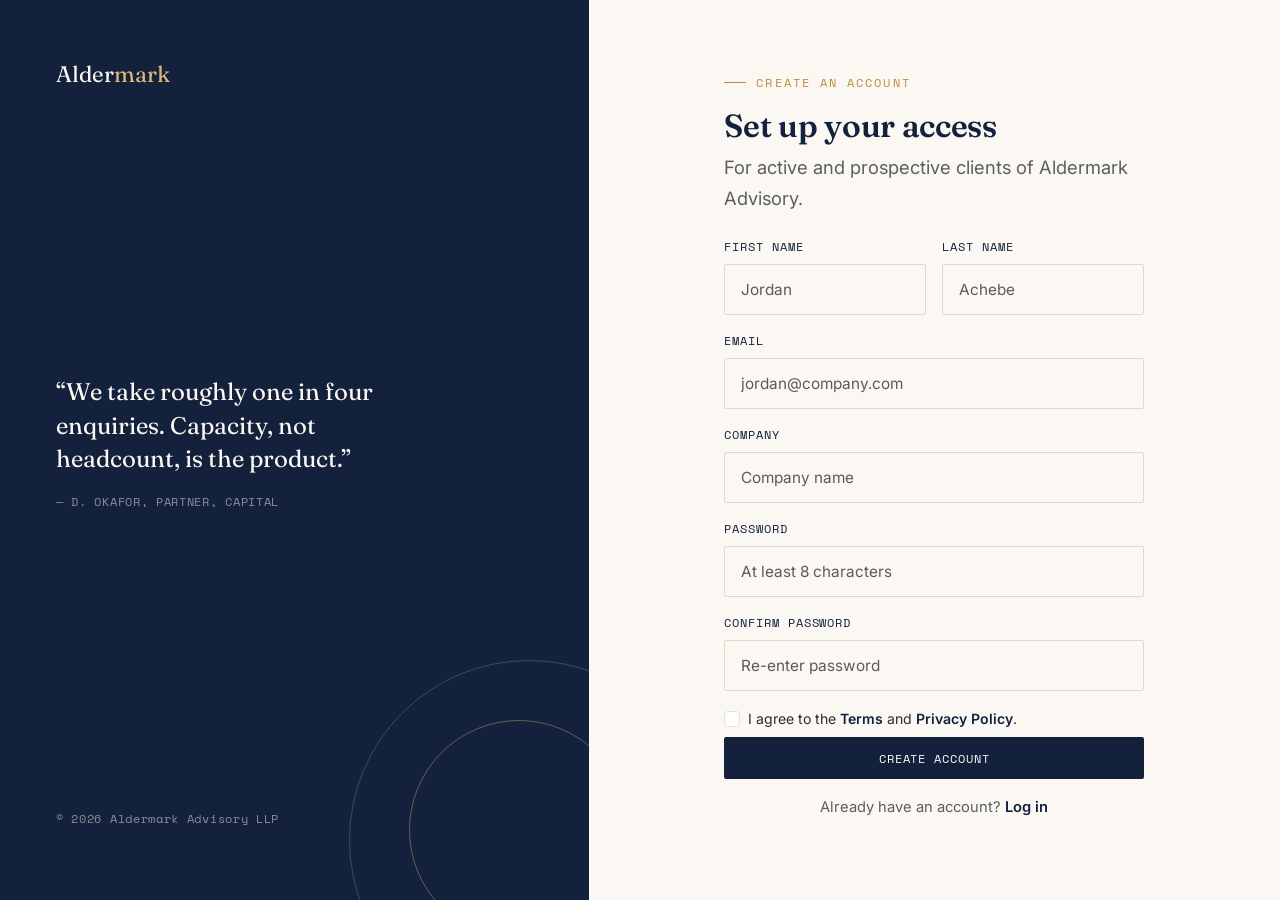
<file: register.html>
<!DOCTYPE html>
<html lang="en">
<head>
<meta charset="UTF-8">
<meta name="viewport" content="width=device-width, initial-scale=1.0">
<title>Register — Aldermark</title>
<link rel="preconnect" href="https://fonts.googleapis.com">
<link href="https://fonts.googleapis.com/css2?family=Fraunces:opsz,wght@9..144,400;9..144,500;9..144,600;9..144,700&family=Inter:wght@400;500;600&family=Space+Mono:wght@400;700&display=swap" rel="stylesheet">
<link href="https://cdn.jsdelivr.net/npm/bootstrap@5.3.3/dist/css/bootstrap.min.css" rel="stylesheet">
<link href="/style.css" rel="stylesheet">
</head>
<body>

<div class="auth-wrap">

  <!-- LEFT — brand panel -->
  <div class="auth-side">
    <div class="auth-brand">Alder<span>mark</span></div>
    <div>
      <p class="auth-quote">“We take roughly one in four enquiries. Capacity, not headcount, is the product.”</p>
      <p class="auth-meta mt-3">— D. OKAFOR, PARTNER, CAPITAL</p>
    </div>
    <p class="auth-meta">© 2026 Aldermark Advisory LLP</p>
  </div>

  <!-- RIGHT — form -->
  <div class="auth-form-col">
    <div class="auth-form-card">
      <a href="index.html" class="d-lg-none d-inline-block mb-4" style="font-family:var(--font-display);font-size:1.4rem;color:var(--ink);">Alder<span style="color:var(--gold);">mark</span></a>
      <span class="eyebrow">Create an Account</span>
      <h2 class="mt-3 mb-2">Set up your access</h2>
      <p class="lede mb-4">For active and prospective clients of Aldermark Advisory.</p>

      <form class="form-aldermark" novalidate>
        <div class="row g-3">
          <div class="col-md-6">
            <label for="regFirst">First Name</label>
            <input type="text" class="form-control" id="regFirst" placeholder="Jordan" required>
          </div>
          <div class="col-md-6">
            <label for="regLast">Last Name</label>
            <input type="text" class="form-control" id="regLast" placeholder="Achebe" required>
          </div>
          <div class="col-12">
            <label for="regEmail">Email</label>
            <input type="email" class="form-control" id="regEmail" placeholder="jordan@company.com" required>
          </div>
          <div class="col-12">
            <label for="regCompany">Company</label>
            <input type="text" class="form-control" id="regCompany" placeholder="Company name">
          </div>
          <div class="col-12">
            <label for="regPassword">Password</label>
            <input type="password" class="form-control" id="regPassword" placeholder="At least 8 characters" required>
          </div>
          <div class="col-12">
            <label for="regConfirm">Confirm Password</label>
            <input type="password" class="form-control" id="regConfirm" placeholder="Re-enter password" required>
          </div>
          <div class="col-12">
            <div class="form-check">
              <input class="form-check-input" type="checkbox" id="terms" required>
              <label class="form-check-label" for="terms" style="font-family:var(--font-body);font-size:0.88rem;text-transform:none;letter-spacing:0;color:var(--charcoal);">
                I agree to the <a href="#" style="color:var(--ink);font-weight:600;">Terms</a> and <a href="#" style="color:var(--ink);font-weight:600;">Privacy Policy</a>.
              </label>
            </div>
          </div>
          <div class="col-12 mt-1">
            <button type="submit" class="btn-gold border-0 w-100 mb-3">Create Account</button>
            <p class="text-center" style="font-size:0.92rem;color:#5B5E60;">Already have an account? <a href="login.html" style="color:var(--ink);font-weight:600;">Log in</a></p>
          </div>
        </div>
      </form>
    </div>
  </div>

</div>

<script src="https://cdn.jsdelivr.net/npm/bootstrap@5.3.3/dist/js/bootstrap.bundle.min.js"></script>
</body>
</html>
</file>
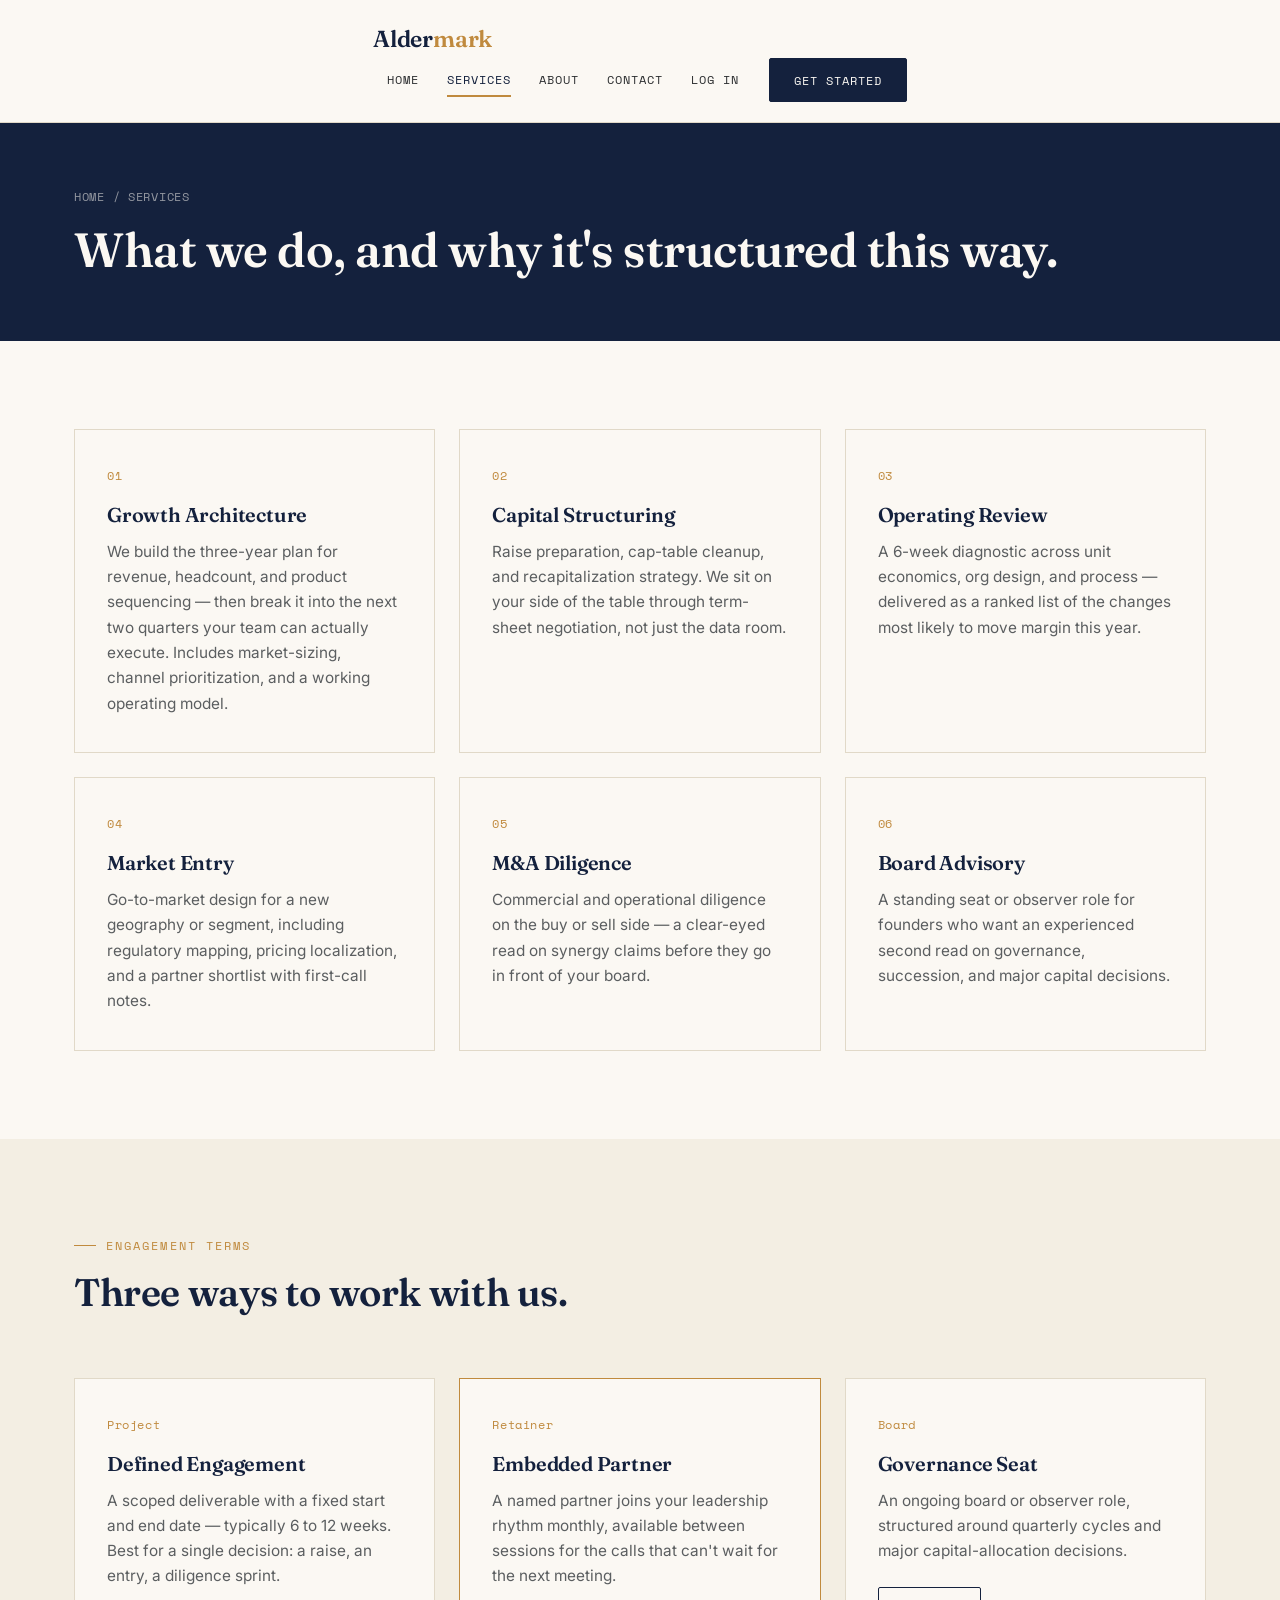
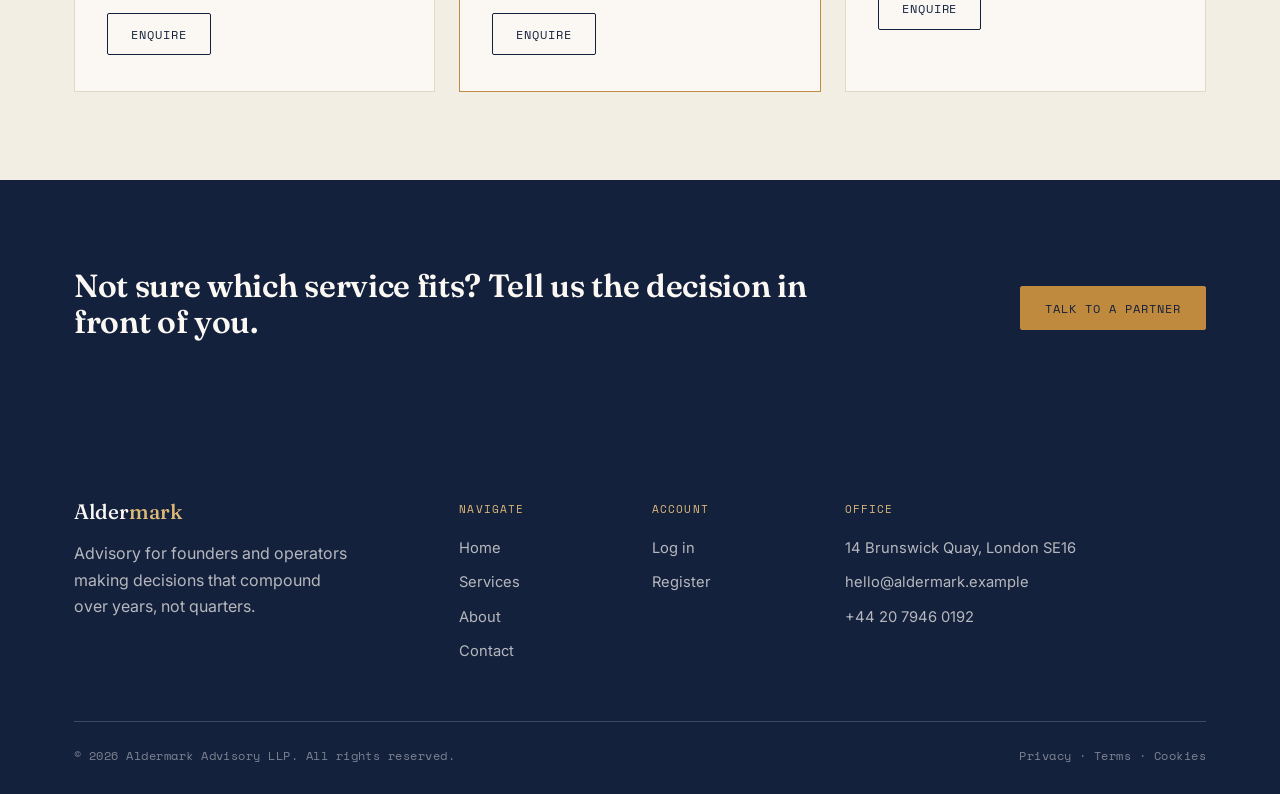
<file: services.html>
<!DOCTYPE html>
<html lang="en">
<head>
<meta charset="UTF-8">
<meta name="viewport" content="width=device-width, initial-scale=1.0">
<title>Services — Aldermark</title>
<link rel="preconnect" href="https://fonts.googleapis.com">
<link href="https://fonts.googleapis.com/css2?family=Fraunces:opsz,wght@9..144,400;9..144,500;9..144,600;9..144,700&family=Inter:wght@400;500;600&family=Space+Mono:wght@400;700&display=swap" rel="stylesheet">
<link href="https://cdn.jsdelivr.net/npm/bootstrap@5.3.3/dist/css/bootstrap.min.css" rel="stylesheet">
<link href="/style.css" rel="stylesheet">
</head>
<body>

<nav class="navbar navbar-expand-lg navbar-aldermark sticky-top">
  <div class="container-custom">
    <a class="navbar-brand" href="index.html">Alder<span>mark</span></a>
    <button class="navbar-toggler" type="button" data-bs-toggle="collapse" data-bs-target="#navMenu">
      <span class="navbar-toggler-icon"></span>
    </button>
    <div class="collapse navbar-collapse justify-content-end" id="navMenu">
      <ul class="navbar-nav align-items-lg-center">
        <li class="nav-item"><a class="nav-link" href="index.html">Home</a></li>
        <li class="nav-item"><a class="nav-link active" href="services.html">Services</a></li>
        <li class="nav-item"><a class="nav-link" href="about.html">About</a></li>
        <li class="nav-item"><a class="nav-link" href="contact.html">Contact</a></li>
        <li class="nav-item"><a class="nav-link" href="login.html">Log in</a></li>
        <li class="nav-item ms-lg-3 mt-3 mt-lg-0"><a class="btn-gold" href="register.html">Get Started</a></li>
      </ul>
    </div>
  </div>
</nav>

<header class="page-header">
  <div class="container-custom">
    <p class="breadcrumb-aldermark mb-3"><a href="index.html">Home</a> / Services</p>
    <h1>What we do, and why it's structured this way.</h1>
  </div>
</header>

<section class="section">
  <div class="container-custom">
    <div class="row g-4">
      <div class="col-lg-4">
        <div class="card-aldermark">
          <span class="idx">01</span>
          <h3>Growth Architecture</h3>
          <p>We build the three-year plan for revenue, headcount, and product sequencing — then break it into the next two quarters your team can actually execute. Includes market-sizing, channel prioritization, and a working operating model.</p>
        </div>
      </div>
      <div class="col-lg-4">
        <div class="card-aldermark">
          <span class="idx">02</span>
          <h3>Capital Structuring</h3>
          <p>Raise preparation, cap-table cleanup, and recapitalization strategy. We sit on your side of the table through term-sheet negotiation, not just the data room.</p>
        </div>
      </div>
      <div class="col-lg-4">
        <div class="card-aldermark">
          <span class="idx">03</span>
          <h3>Operating Review</h3>
          <p>A 6-week diagnostic across unit economics, org design, and process — delivered as a ranked list of the changes most likely to move margin this year.</p>
        </div>
      </div>
      <div class="col-lg-4">
        <div class="card-aldermark">
          <span class="idx">04</span>
          <h3>Market Entry</h3>
          <p>Go-to-market design for a new geography or segment, including regulatory mapping, pricing localization, and a partner shortlist with first-call notes.</p>
        </div>
      </div>
      <div class="col-lg-4">
        <div class="card-aldermark">
          <span class="idx">05</span>
          <h3>M&amp;A Diligence</h3>
          <p>Commercial and operational diligence on the buy or sell side — a clear-eyed read on synergy claims before they go in front of your board.</p>
        </div>
      </div>
      <div class="col-lg-4">
        <div class="card-aldermark">
          <span class="idx">06</span>
          <h3>Board Advisory</h3>
          <p>A standing seat or observer role for founders who want an experienced second read on governance, succession, and major capital decisions.</p>
        </div>
      </div>
    </div>
  </div>
</section>

<section class="section section-dim">
  <div class="container-custom">
    <div class="row section-head">
      <div class="col-lg-7">
        <span class="eyebrow">Engagement Terms</span>
        <h2 class="mt-3">Three ways to work with us.</h2>
      </div>
    </div>
    <div class="row g-4">
      <div class="col-lg-4">
        <div class="card-aldermark h-100">
          <span class="idx">Project</span>
          <h3>Defined Engagement</h3>
          <p class="mb-4">A scoped deliverable with a fixed start and end date — typically 6 to 12 weeks. Best for a single decision: a raise, an entry, a diligence sprint.</p>
          <a href="contact.html" class="btn-outline-aldermark">Enquire</a>
        </div>
      </div>
      <div class="col-lg-4">
        <div class="card-aldermark h-100" style="border-color:var(--gold);">
          <span class="idx">Retainer</span>
          <h3>Embedded Partner</h3>
          <p class="mb-4">A named partner joins your leadership rhythm monthly, available between sessions for the calls that can't wait for the next meeting.</p>
          <a href="contact.html" class="btn-outline-aldermark">Enquire</a>
        </div>
      </div>
      <div class="col-lg-4">
        <div class="card-aldermark h-100">
          <span class="idx">Board</span>
          <h3>Governance Seat</h3>
          <p class="mb-4">An ongoing board or observer role, structured around quarterly cycles and major capital-allocation decisions.</p>
          <a href="contact.html" class="btn-outline-aldermark">Enquire</a>
        </div>
      </div>
    </div>
  </div>
</section>

<section class="section section-dark">
  <div class="container-custom">
    <div class="row align-items-center g-4">
      <div class="col-lg-8">
        <h2>Not sure which service fits? Tell us the decision in front of you.</h2>
      </div>
      <div class="col-lg-4 text-lg-end">
        <a href="contact.html" class="btn-gold-on-dark">Talk to a Partner</a>
      </div>
    </div>
  </div>
</section>

<footer class="footer-aldermark">
  <div class="container-custom">
    <div class="row g-4">
      <div class="col-lg-4">
        <h5>Alder<span style="color:var(--gold-soft);">mark</span></h5>
        <p style="max-width:280px;">Advisory for founders and operators making decisions that compound over years, not quarters.</p>
      </div>
      <div class="col-lg-2 col-6">
        <span class="col-label">Navigate</span>
        <ul>
          <li><a href="index.html">Home</a></li>
          <li><a href="services.html">Services</a></li>
          <li><a href="about.html">About</a></li>
          <li><a href="contact.html">Contact</a></li>
        </ul>
      </div>
      <div class="col-lg-2 col-6">
        <span class="col-label">Account</span>
        <ul>
          <li><a href="login.html">Log in</a></li>
          <li><a href="register.html">Register</a></li>
        </ul>
      </div>
      <div class="col-lg-4">
        <span class="col-label">Office</span>
        <ul>
          <li>14 Brunswick Quay, London SE16</li>
          <li>hello@aldermark.example</li>
          <li>+44 20 7946 0192</li>
        </ul>
      </div>
    </div>
    <div class="footer-bottom">
      <span>© 2026 Aldermark Advisory LLP. All rights reserved.</span>
      <span>Privacy · Terms · Cookies</span>
    </div>
  </div>
</footer>

<script src="https://cdn.jsdelivr.net/npm/bootstrap@5.3.3/dist/js/bootstrap.bundle.min.js"></script>
</body>
</html>
</file>
<file: style.css>
/* ===========================================================
   ALDERMARK — Design System
   Palette: ink navy / ivory / gold / sage / charcoal
   Type: Fraunces (display) + Inter (body) + Space Mono (utility)
   Signature motif: hairline "ledger" rules + numbered indices
   =========================================================== */

:root{
  --ink:        #14213D;
  --ink-soft:   #1F2E50;
  --ivory:      #FBF8F3;
  --ivory-dim:  #F3EEE3;
  --gold:       #C08A3E;
  --gold-soft:  #DDB877;
  --sage:       #7C9C8B;
  --charcoal:   #2B2D2F;
  --line:       #E1D9C8;
  --line-dark:  rgba(251,248,243,0.18);

  --font-display: "Fraunces", "Georgia", serif;
  --font-body: "Inter", -apple-system, sans-serif;
  --font-mono: "Space Mono", monospace;

  --radius: 2px;
  --container-max: 1180px;
}

*{ box-sizing: border-box; }

html{ scroll-behavior: smooth; }

body{
  font-family: var(--font-body);
  color: var(--charcoal);
  background: var(--ivory);
  font-size: 16px;
  line-height: 1.65;
}

h1, h2, h3, h4, .display{
  font-family: var(--font-display);
  font-weight: 600;
  letter-spacing: -0.01em;
  color: var(--ink);
  line-height: 1.12;
}

.lede{
  font-size: 1.15rem;
  color: #5B5E60;
  font-weight: 400;
}

a{ color: var(--ink); text-decoration: none; }
a:hover{ color: var(--gold); }

.container-custom{
  max-width: var(--container-max);
  margin: 0 auto;
  padding-left: 24px;
  padding-right: 24px;
}

/* ---------- Utility / eyebrow labels ---------- */
.eyebrow{
  font-family: var(--font-mono);
  font-size: 0.72rem;
  letter-spacing: 0.18em;
  text-transform: uppercase;
  color: var(--gold);
  display: inline-flex;
  align-items: center;
  gap: 10px;
}
.eyebrow::before{
  content: "";
  width: 22px;
  height: 1px;
  background: var(--gold);
  display: inline-block;
}

/* ---------- Ledger rule (signature motif) ---------- */
.ledger-rule{
  position: relative;
  height: 1px;
  background: var(--line);
  margin: 0;
  width: 100%;
}
.ledger-rule::after{
  content: "";
  position: absolute;
  left: 0; top: -1.5px;
  width: 46px;
  height: 4px;
  background: var(--gold);
}
.ledger-rule.on-dark{ background: var(--line-dark); }
.ledger-rule.on-dark::after{ background: var(--gold-soft); }

.idx{
  font-family: var(--font-mono);
  font-size: 0.78rem;
  color: var(--gold);
  letter-spacing: 0.05em;
}

/* =================== NAVBAR =================== */
.navbar-aldermark{
  background: var(--ivory);
  border-bottom: 1px solid var(--line);
  padding: 20px 0;
}
.navbar-aldermark .navbar-brand{
  font-family: var(--font-display);
  font-weight: 600;
  font-size: 1.45rem;
  color: var(--ink);
  letter-spacing: -0.01em;
}
.navbar-aldermark .navbar-brand span{ color: var(--gold); }

.navbar-aldermark .nav-link{
  font-family: var(--font-mono);
  font-size: 0.78rem;
  letter-spacing: 0.08em;
  text-transform: uppercase;
  color: var(--charcoal);
  margin: 0 14px;
  padding: 6px 0 !important;
  position: relative;
}
.navbar-aldermark .nav-link.active,
.navbar-aldermark .nav-link:hover{ color: var(--ink); }
.navbar-aldermark .nav-link.active::after{
  content: "";
  position: absolute;
  left: 0; bottom: 0;
  width: 100%; height: 2px;
  background: var(--gold);
}

.btn-gold{
  font-family: var(--font-mono);
  font-size: 0.76rem;
  letter-spacing: 0.08em;
  text-transform: uppercase;
  background: var(--ink);
  color: var(--ivory);
  border: 1px solid var(--ink);
  padding: 11px 24px;
  border-radius: var(--radius);
  transition: all .25s ease;
  display: inline-block;
}
.btn-gold:hover{
  background: var(--gold);
  border-color: var(--gold);
  color: var(--ink);
}
.btn-outline-aldermark{
  font-family: var(--font-mono);
  font-size: 0.76rem;
  letter-spacing: 0.08em;
  text-transform: uppercase;
  background: transparent;
  color: var(--ink);
  border: 1px solid var(--ink);
  padding: 10px 23px;
  border-radius: var(--radius);
  transition: all .25s ease;
  display: inline-block;
}
.btn-outline-aldermark:hover{
  background: var(--ink);
  color: var(--ivory);
}
.btn-gold-on-dark{
  font-family: var(--font-mono);
  font-size: 0.76rem;
  letter-spacing: 0.08em;
  text-transform: uppercase;
  background: var(--gold);
  color: var(--ink);
  border: 1px solid var(--gold);
  padding: 11px 24px;
  border-radius: var(--radius);
  transition: all .25s ease;
  display: inline-block;
}
.btn-gold-on-dark:hover{
  background: transparent;
  color: var(--gold);
}

/* =================== HERO =================== */
.hero{
  padding: 96px 0 80px;
  background: var(--ivory);
}
.hero h1{
  font-size: clamp(2.4rem, 4.5vw, 3.85rem);
  max-width: 620px;
}
.hero-ledger-card{
  background: var(--ink);
  color: var(--ivory);
  padding: 40px 36px;
  border-radius: var(--radius);
}
.hero-ledger-card .stat-row{
  display: flex;
  justify-content: space-between;
  align-items: baseline;
  padding: 16px 0;
}
.hero-ledger-card .stat-row .num{
  font-family: var(--font-display);
  font-size: 2.1rem;
  color: var(--gold-soft);
}
.hero-ledger-card .stat-row .label{
  font-family: var(--font-mono);
  font-size: 0.74rem;
  letter-spacing: 0.06em;
  text-transform: uppercase;
  color: rgba(251,248,243,0.65);
  text-align: right;
  max-width: 140px;
}

/* =================== SECTIONS =================== */
.section{ padding: 88px 0; }
.section-dark{
  background: var(--ink);
  color: var(--ivory);
}
.section-dark h2, .section-dark h3{ color: var(--ivory); }
.section-dim{ background: var(--ivory-dim); }

.section-head{
  margin-bottom: 56px;
}
.section-head h2{
  font-size: clamp(1.8rem, 3vw, 2.5rem);
  max-width: 560px;
}

/* ---------- Service / feature card ---------- */
.card-aldermark{
  background: var(--ivory);
  border: 1px solid var(--line);
  padding: 36px 32px;
  height: 100%;
  transition: border-color .25s ease, transform .25s ease;
}
.card-aldermark:hover{
  border-color: var(--gold);
  transform: translateY(-3px);
}
.card-aldermark .idx{ display: block; margin-bottom: 18px; }
.card-aldermark h3{ font-size: 1.25rem; margin-bottom: 12px; }
.card-aldermark p{ color: #5B5E60; margin-bottom: 0; font-size: 0.96rem; }

.card-dark{
  background: var(--ink-soft);
  border: 1px solid var(--line-dark);
  padding: 36px 32px;
  height: 100%;
  color: var(--ivory);
}
.card-dark p{ color: rgba(251,248,243,0.7); }

/* ---------- Quote / testimonial ---------- */
.blockquote-aldermark{
  font-family: var(--font-display);
  font-size: clamp(1.3rem, 2.4vw, 1.9rem);
  color: var(--ink);
  line-height: 1.4;
  max-width: 760px;
}
.blockquote-aldermark cite{
  display: block;
  font-family: var(--font-mono);
  font-size: 0.78rem;
  letter-spacing: 0.06em;
  text-transform: uppercase;
  color: var(--gold);
  margin-top: 22px;
  font-style: normal;
}

/* ---------- Process / numbered list ---------- */
.process-row{
  display: flex;
  align-items: flex-start;
  gap: 28px;
  padding: 28px 0;
  border-bottom: 1px solid var(--line);
}
.process-row:first-child{ border-top: 1px solid var(--line); }
.process-row .idx{ font-size: 1rem; min-width: 36px; padding-top: 4px; }
.process-row h4{ font-family: var(--font-display); font-size: 1.2rem; margin-bottom: 6px; }
.process-row p{ color: #5B5E60; margin-bottom: 0; max-width: 560px; }

/* ---------- Team ---------- */
.team-card .photo{
  width: 100%;
  aspect-ratio: 4/5;
  background: linear-gradient(155deg, var(--ink) 0%, var(--ink-soft) 60%, var(--gold) 150%);
  border-radius: var(--radius);
  margin-bottom: 18px;
  position: relative;
  overflow: hidden;
}
.team-card .photo::after{
  content: "";
  position: absolute;
  inset: 0;
  background: repeating-linear-gradient(115deg, rgba(251,248,243,0.05) 0 2px, transparent 2px 14px);
}
.team-card h4{ font-family: var(--font-display); font-size: 1.1rem; margin-bottom: 2px; }
.team-card .role{
  font-family: var(--font-mono);
  font-size: 0.72rem;
  letter-spacing: 0.06em;
  text-transform: uppercase;
  color: var(--gold);
}

/* =================== FORMS =================== */
.form-aldermark label{
  font-family: var(--font-mono);
  font-size: 0.72rem;
  letter-spacing: 0.08em;
  text-transform: uppercase;
  color: var(--ink);
  margin-bottom: 8px;
  display: block;
}
.form-aldermark .form-control,
.form-aldermark .form-select{
  background: var(--ivory);
  border: 1px solid var(--line);
  border-radius: var(--radius);
  padding: 13px 16px;
  font-size: 0.96rem;
  color: var(--charcoal);
}
.form-aldermark .form-control:focus,
.form-aldermark .form-select:focus{
  border-color: var(--gold);
  box-shadow: 0 0 0 3px rgba(192,138,62,0.15);
}
.form-aldermark textarea.form-control{ resize: vertical; }

/* ---------- Auth split screen ---------- */
.auth-wrap{
  min-height: 100vh;
  display: flex;
}
.auth-side{
  flex: 1 1 46%;
  background: var(--ink);
  color: var(--ivory);
  padding: 56px;
  display: flex;
  flex-direction: column;
  justify-content: space-between;
  position: relative;
  overflow: hidden;
}
.auth-side::after{
  content: "";
  position: absolute;
  right: -120px; bottom: -120px;
  width: 360px; height: 360px;
  border: 1px solid var(--line-dark);
  border-radius: 50%;
}
.auth-side::before{
  content: "";
  position: absolute;
  right: -40px; bottom: -40px;
  width: 220px; height: 220px;
  border: 1px solid var(--gold-soft);
  border-radius: 50%;
  opacity: 0.4;
}
.auth-form-col{
  flex: 1 1 54%;
  display: flex;
  align-items: center;
  justify-content: center;
  padding: 56px 24px;
  background: var(--ivory);
}
.auth-form-card{ width: 100%; max-width: 420px; }
.auth-quote{
  font-family: var(--font-display);
  font-size: 1.5rem;
  line-height: 1.4;
  max-width: 380px;
  position: relative; z-index: 1;
}
.auth-brand{
  font-family: var(--font-display);
  font-size: 1.4rem;
  position: relative; z-index: 1;
}
.auth-brand span{ color: var(--gold-soft); }
.auth-meta{
  font-family: var(--font-mono);
  font-size: 0.72rem;
  letter-spacing: 0.06em;
  color: rgba(251,248,243,0.5);
  position: relative; z-index: 1;
}

/* =================== FOOTER =================== */
.footer-aldermark{
  background: var(--ink);
  color: rgba(251,248,243,0.7);
  padding: 64px 0 28px;
}
.footer-aldermark h5{
  font-family: var(--font-display);
  color: var(--ivory);
  font-size: 1.3rem;
  margin-bottom: 16px;
}
.footer-aldermark .col-label{
  font-family: var(--font-mono);
  font-size: 0.7rem;
  letter-spacing: 0.1em;
  text-transform: uppercase;
  color: var(--gold-soft);
  margin-bottom: 18px;
  display: block;
}
.footer-aldermark a{ color: rgba(251,248,243,0.7); }
.footer-aldermark a:hover{ color: var(--gold-soft); }
.footer-aldermark ul{ list-style: none; padding: 0; margin: 0; }
.footer-aldermark li{ margin-bottom: 10px; font-size: 0.92rem; }
.footer-bottom{
  margin-top: 48px;
  padding-top: 24px;
  border-top: 1px solid var(--line-dark);
  font-family: var(--font-mono);
  font-size: 0.74rem;
  letter-spacing: 0.04em;
  color: rgba(251,248,243,0.45);
  display: flex;
  justify-content: space-between;
  flex-wrap: wrap;
  gap: 10px;
}

/* =================== PAGE HEADER (sub pages) =================== */
.page-header{
  background: var(--ink);
  color: var(--ivory);
  padding: 64px 0 56px;
}
.page-header h1{
  color: var(--ivory);
  font-size: clamp(2rem, 4vw, 3rem);
}
.breadcrumb-aldermark{
  font-family: var(--font-mono);
  font-size: 0.74rem;
  letter-spacing: 0.06em;
  text-transform: uppercase;
  color: rgba(251,248,243,0.55);
}
.breadcrumb-aldermark a{ color: rgba(251,248,243,0.55); }
.breadcrumb-aldermark a:hover{ color: var(--gold-soft); }

/* =================== RESPONSIVE =================== */
@media (max-width: 991.98px){
  .auth-side{ display: none; }
  .auth-form-col{ flex: 1 1 100%; }
  .hero{ padding: 64px 0 48px; }
  .section{ padding: 64px 0; }
}
@media (max-width: 575.98px){
  .hero-ledger-card{ padding: 28px 24px; }
}

@media (prefers-reduced-motion: reduce){
  *{ transition: none !important; scroll-behavior: auto !important; }
}
</file>
